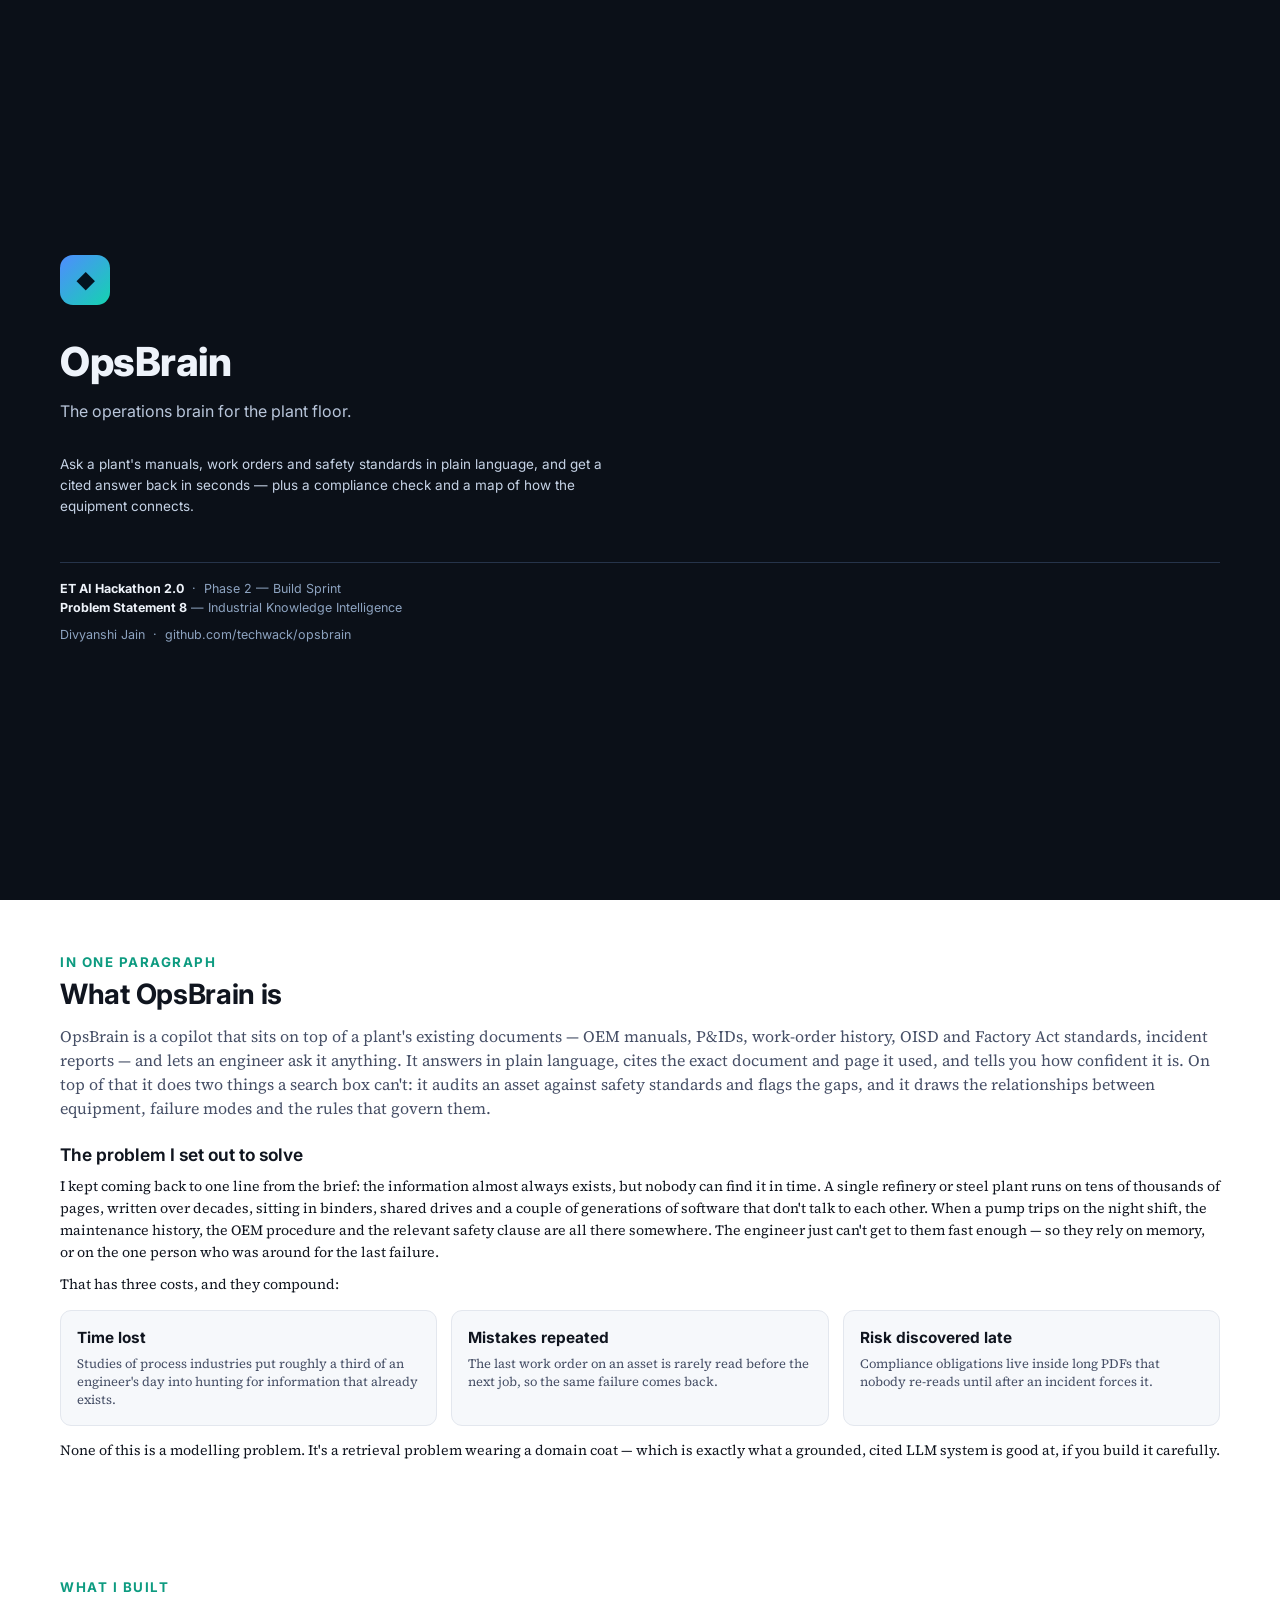
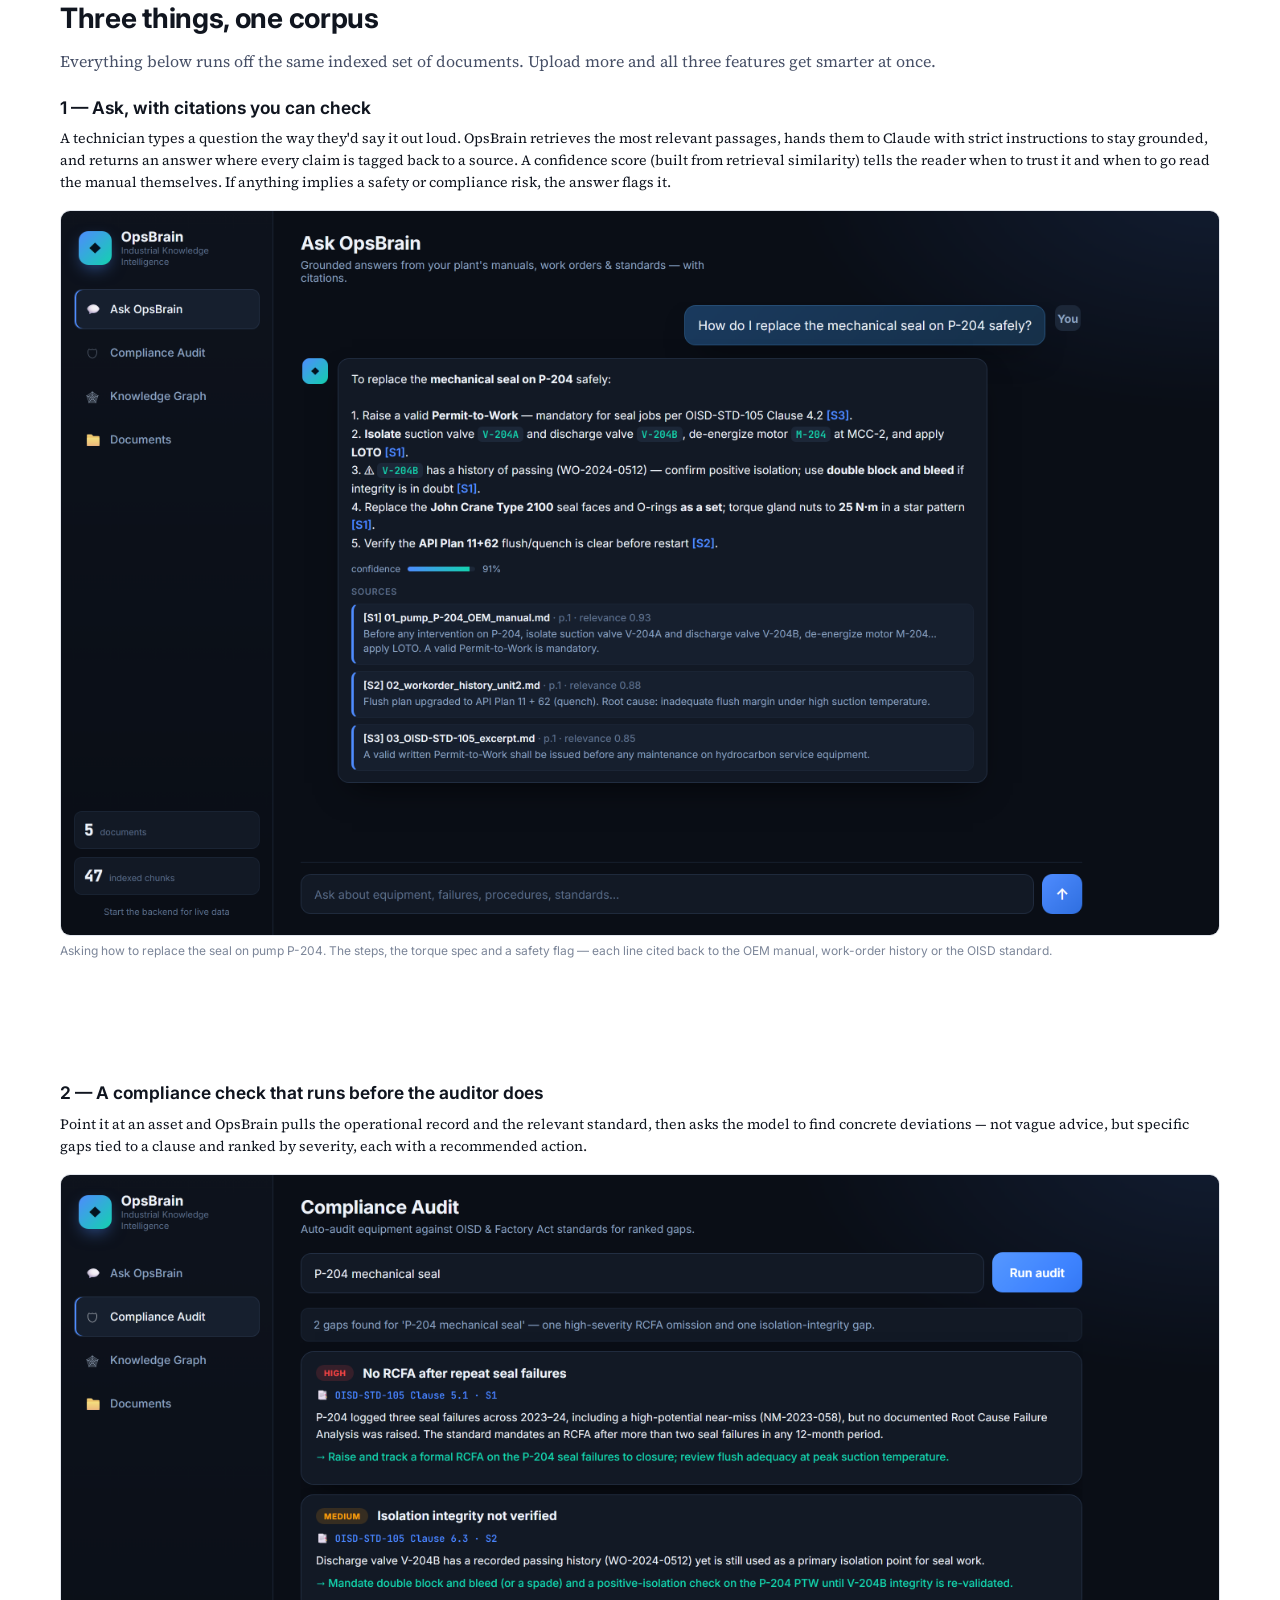
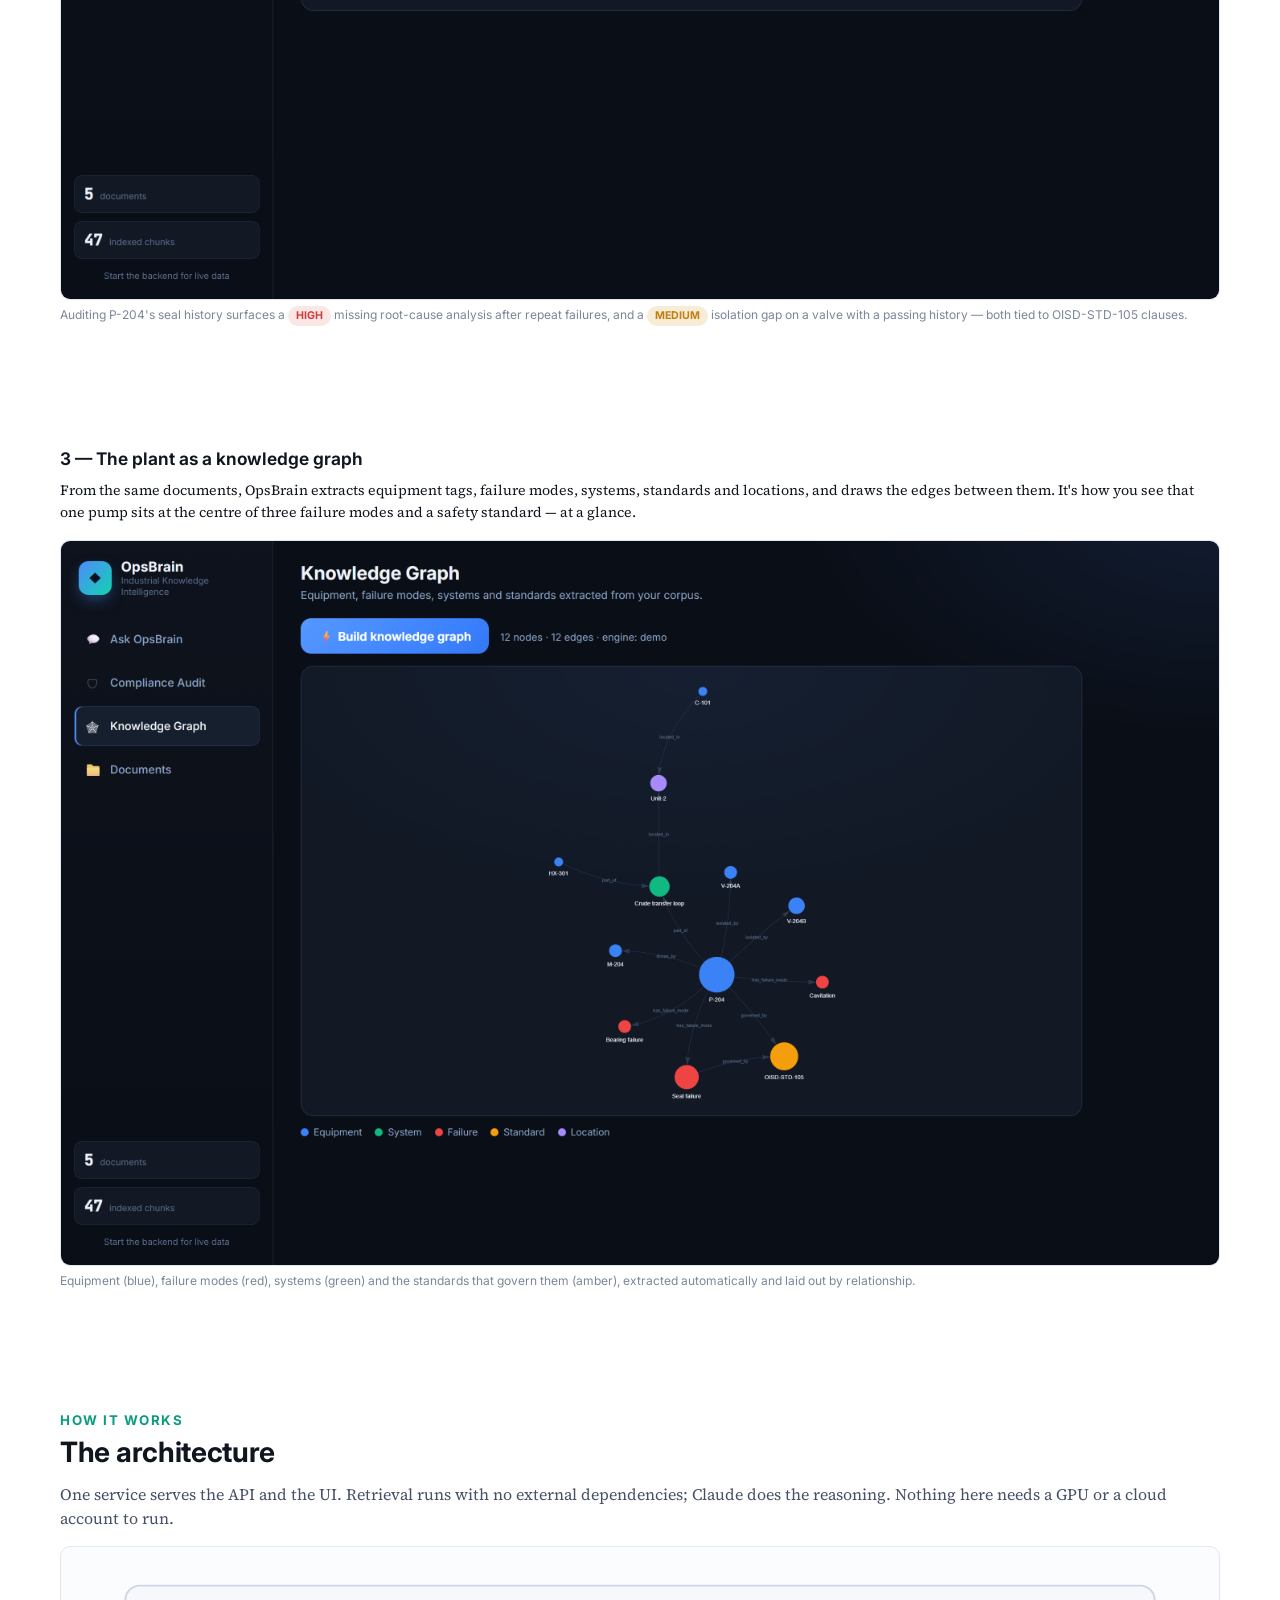
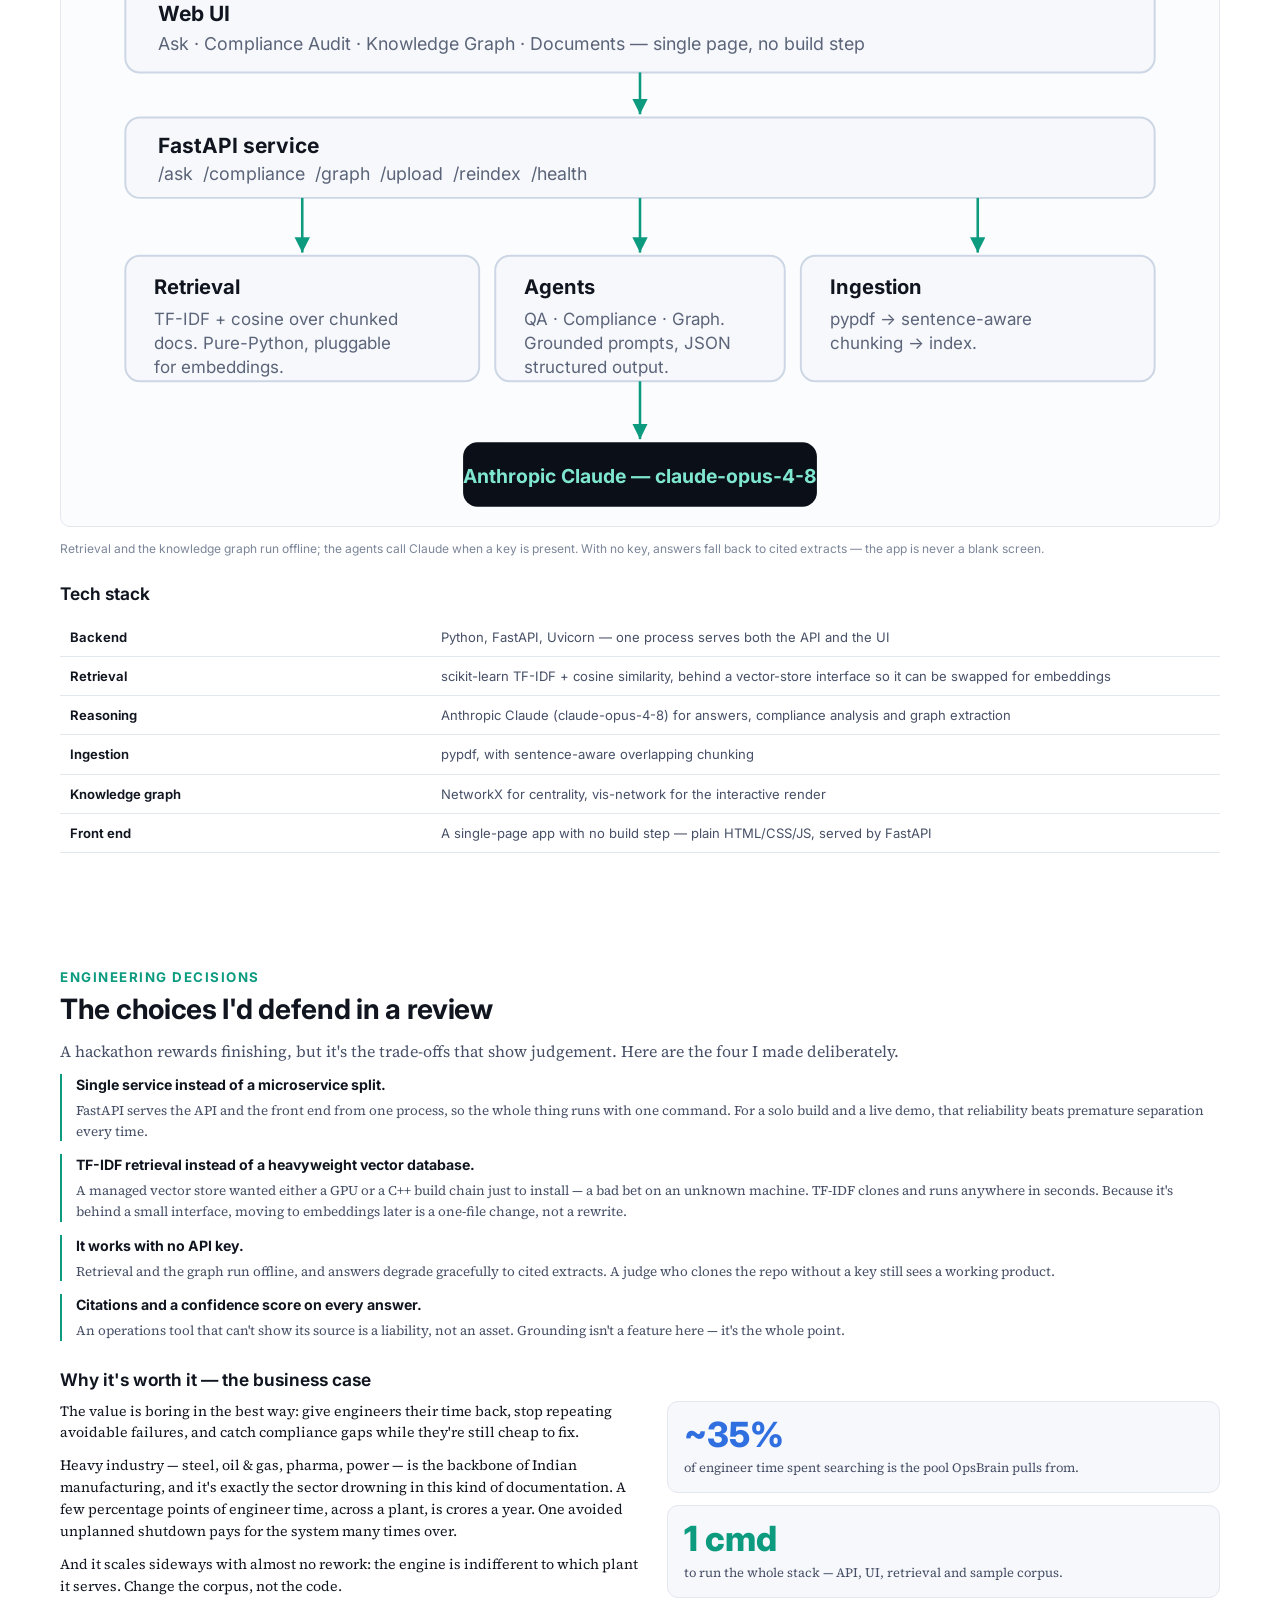
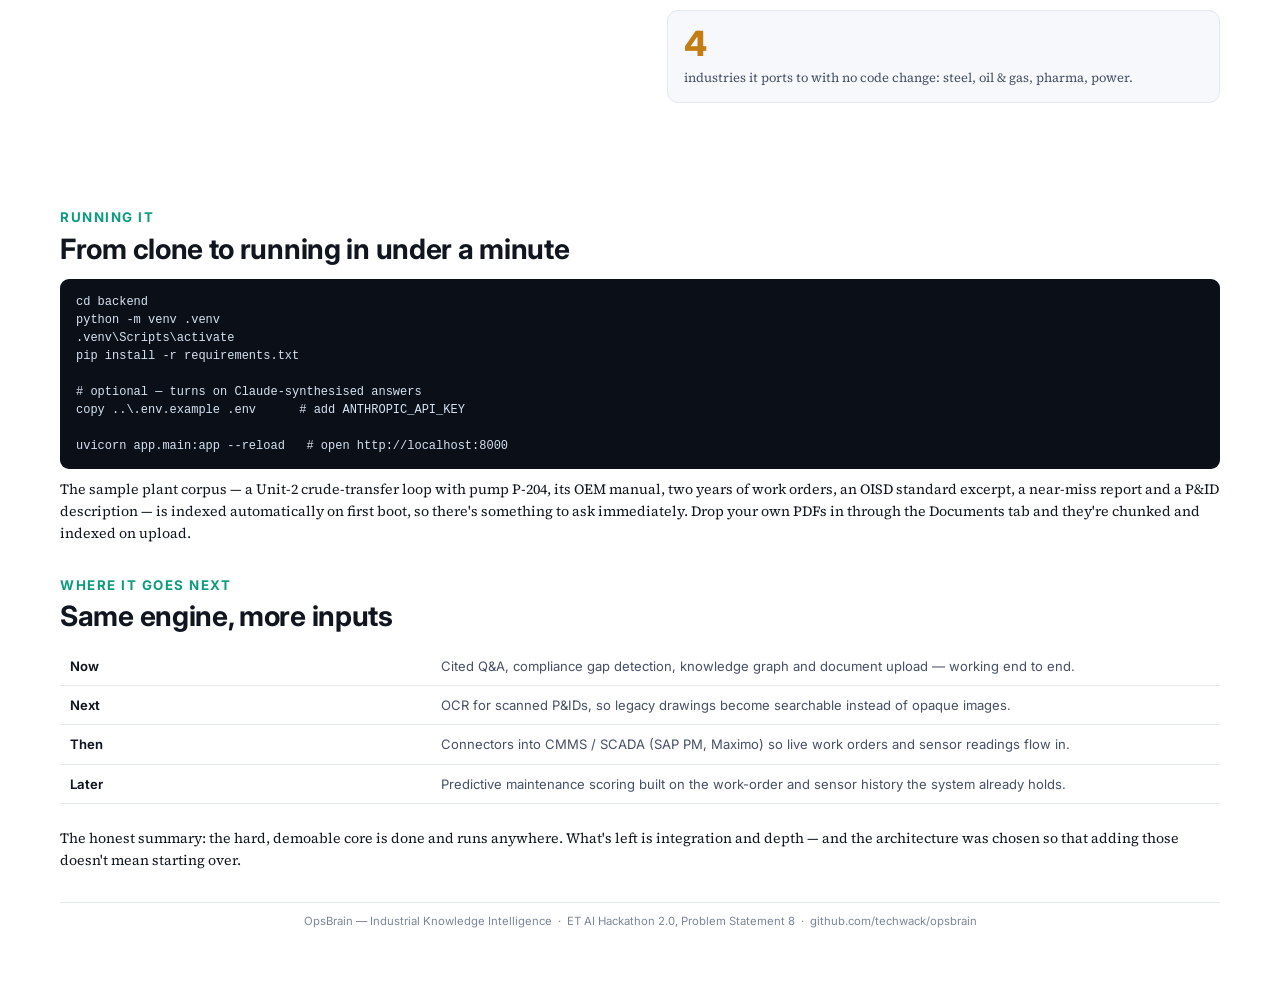
<file: docs/pdf.html>
<!DOCTYPE html>
<html lang="en">
<head>
<meta charset="UTF-8" />
<link rel="preconnect" href="https://fonts.googleapis.com" />
<link rel="preconnect" href="https://fonts.gstatic.com" crossorigin />
<link href="https://fonts.googleapis.com/css2?family=Inter:wght@400;500;600;700;800&family=Source+Serif+4:opsz,wght@8..60,400;8..60,600&display=swap" rel="stylesheet" />
<style>
  :root{
    --ink:#10151f; --soft:#475067; --faint:#7c8699; --line:#e3e7ee;
    --blue:#2f6fe0; --teal:#0d9b80; --bg:#fff; --panel:#f6f8fb;
    --high:#d13b3b; --med:#c47d12;
  }
  *{box-sizing:border-box;}
  html,body{margin:0;padding:0;}
  body{font-family:"Source Serif 4",Georgia,serif;color:var(--ink);font-size:10.6pt;line-height:1.55;}
  h1,h2,h3,h4,.sans{font-family:"Inter",system-ui,sans-serif;}
  @page{size:Letter;margin:0;}
  .page{padding:52px 60px;}
  .break{page-break-before:always;}
  figure,.card,.decision,table,pre,.grid3,.two,svg{break-inside:avoid;}
  h2,h3{break-after:avoid;}
  p{margin:0 0 11px;}
  a{color:var(--blue);text-decoration:none;}

  /* cover */
  .cover{background:#0b1018;color:#eef3fa;padding:72px 60px;border-radius:0;height:100vh;display:flex;flex-direction:column;justify-content:center;}
  .cover .logo{width:50px;height:50px;border-radius:13px;background:linear-gradient(135deg,#4f8cff,#14d3b0);
    display:flex;align-items:center;justify-content:center;color:#03121f;font-size:26px;font-weight:800;}
  .cover h1{font-size:40px;font-weight:800;letter-spacing:-.5px;margin:26px 0 6px;}
  .cover .tag{font-family:"Inter";font-size:16px;color:#b9c6db;margin-bottom:30px;}
  .cover .meta{font-family:"Inter";font-size:12.5px;color:#8da3c0;border-top:1px solid #26344a;padding-top:16px;}
  .cover .meta b{color:#eef3fa;}

  .eyebrow{font-family:"Inter";font-size:10pt;font-weight:700;letter-spacing:1.5px;text-transform:uppercase;color:var(--teal);margin:0 0 6px;}
  h2{font-family:"Inter";font-size:21pt;font-weight:700;letter-spacing:-.3px;margin:0 0 14px;line-height:1.12;}
  h3{font-family:"Inter";font-size:13pt;font-weight:650;margin:22px 0 7px;}
  .lead{font-size:12pt;color:var(--soft);line-height:1.5;}

  .grid3{display:grid;grid-template-columns:1fr 1fr 1fr;gap:14px;margin:14px 0;}
  .card{background:var(--panel);border:1px solid var(--line);border-radius:11px;padding:15px 16px;}
  .card h4{font-family:"Inter";font-size:11.5pt;font-weight:700;margin:0 0 5px;color:var(--ink);}
  .card p{font-size:9.6pt;color:var(--soft);margin:0;line-height:1.42;}
  .card .k{font-family:"Inter";font-size:26pt;font-weight:800;line-height:1;margin:0 0 8px;}

  figure{margin:16px 0;}
  figure img{width:100%;border:1px solid var(--line);border-radius:10px;display:block;}
  figcaption{font-family:"Inter";font-size:9pt;color:var(--faint);margin-top:6px;}

  .two{display:grid;grid-template-columns:1.05fr 1fr;gap:26px;align-items:start;}
  ul.tight{margin:6px 0 11px;padding-left:18px;}
  ul.tight li{margin-bottom:6px;}

  table{width:100%;border-collapse:collapse;font-family:"Inter";font-size:9.8pt;margin:10px 0;}
  table td{padding:9px 10px;border-bottom:1px solid var(--line);vertical-align:top;}
  table tr td:first-child{font-weight:650;width:32%;color:var(--ink);}
  table td:last-child{color:var(--soft);}

  .decision{margin:0 0 13px;padding-left:14px;border-left:2px solid var(--teal);}
  .decision b{font-family:"Inter";font-size:10.6pt;}
  .decision p{margin:3px 0 0;color:var(--soft);font-size:10pt;}

  code{font-family:"Consolas",monospace;font-size:9pt;background:var(--panel);padding:1px 5px;border-radius:4px;color:#0b3b8c;}
  pre{background:#0b1018;color:#d6e2f2;font-family:"Consolas",monospace;font-size:9pt;line-height:1.5;
    padding:14px 16px;border-radius:9px;overflow:hidden;margin:10px 0;}
  .foot{font-family:"Inter";font-size:8.5pt;color:var(--faint);text-align:center;margin-top:30px;border-top:1px solid var(--line);padding-top:10px;}
  .pill{display:inline-block;font-family:"Inter";font-size:8pt;font-weight:700;padding:2px 8px;border-radius:20px;}
  .pill.h{background:#fbe6e6;color:var(--high);}
  .pill.m{background:#f7ecd6;color:var(--med);}
</style>
</head>
<body>

<!-- COVER -->
<div class="cover">
  <div class="logo">◆</div>
  <h1>OpsBrain</h1>
  <div class="tag">The operations brain for the plant floor.</div>
  <p style="color:#c6d3e6;font-size:13.5px;max-width:560px;line-height:1.55;font-family:'Inter'">
    Ask a plant's manuals, work orders and safety standards in plain language, and get a
    cited answer back in seconds — plus a compliance check and a map of how the equipment
    connects.</p>
  <div class="meta" style="margin-top:34px;">
    <b>ET AI Hackathon 2.0</b> &nbsp;·&nbsp; Phase 2 — Build Sprint<br/>
    <b>Problem Statement 8</b> — Industrial Knowledge Intelligence<br/>
    <span style="display:inline-block;margin-top:8px;">Divyanshi Jain &nbsp;·&nbsp; github.com/techwack/opsbrain</span>
  </div>
</div>

<!-- 1. SUMMARY + PROBLEM -->
<div class="page break">
  <p class="eyebrow">In one paragraph</p>
  <h2>What OpsBrain is</h2>
  <p class="lead">OpsBrain is a copilot that sits on top of a plant's existing documents —
  OEM manuals, P&amp;IDs, work-order history, OISD and Factory Act standards, incident
  reports — and lets an engineer ask it anything. It answers in plain language, cites the
  exact document and page it used, and tells you how confident it is. On top of that it does
  two things a search box can't: it audits an asset against safety standards and flags the
  gaps, and it draws the relationships between equipment, failure modes and the rules that
  govern them.</p>

  <h3>The problem I set out to solve</h3>
  <p>I kept coming back to one line from the brief: the information almost always exists,
  but nobody can find it in time. A single refinery or steel plant runs on tens of thousands
  of pages, written over decades, sitting in binders, shared drives and a couple of
  generations of software that don't talk to each other. When a pump trips on the night
  shift, the maintenance history, the OEM procedure and the relevant safety clause are all
  there somewhere. The engineer just can't get to them fast enough — so they rely on memory,
  or on the one person who was around for the last failure.</p>
  <p>That has three costs, and they compound:</p>

  <div class="grid3">
    <div class="card"><h4>Time lost</h4><p>Studies of process industries put roughly a third
      of an engineer's day into hunting for information that already exists.</p></div>
    <div class="card"><h4>Mistakes repeated</h4><p>The last work order on an asset is rarely
      read before the next job, so the same failure comes back.</p></div>
    <div class="card"><h4>Risk discovered late</h4><p>Compliance obligations live inside long
      PDFs that nobody re-reads until after an incident forces it.</p></div>
  </div>
  <p>None of this is a modelling problem. It's a retrieval problem wearing a domain coat —
  which is exactly what a grounded, cited LLM system is good at, if you build it carefully.</p>
</div>

<!-- 2. WHAT I BUILT -->
<div class="page break">
  <p class="eyebrow">What I built</p>
  <h2>Three things, one corpus</h2>
  <p class="lead">Everything below runs off the same indexed set of documents. Upload more
  and all three features get smarter at once.</p>

  <h3>1 — Ask, with citations you can check</h3>
  <p>A technician types a question the way they'd say it out loud. OpsBrain retrieves the
  most relevant passages, hands them to Claude with strict instructions to stay grounded,
  and returns an answer where every claim is tagged back to a source. A confidence score
  (built from retrieval similarity) tells the reader when to trust it and when to go read the
  manual themselves. If anything implies a safety or compliance risk, the answer flags it.</p>
  <figure>
    <img src="assets/02_answer.png" />
    <figcaption>Asking how to replace the seal on pump P-204. The steps, the torque spec and a
    safety flag — each line cited back to the OEM manual, work-order history or the OISD standard.</figcaption>
  </figure>
</div>

<div class="page break">
  <h3 style="margin-top:0;">2 — A compliance check that runs before the auditor does</h3>
  <p>Point it at an asset and OpsBrain pulls the operational record and the relevant standard,
  then asks the model to find concrete deviations — not vague advice, but specific gaps tied
  to a clause and ranked by severity, each with a recommended action.</p>
  <figure>
    <img src="assets/03_compliance.png" />
    <figcaption>Auditing P-204's seal history surfaces a <span class="pill h">HIGH</span> missing
    root-cause analysis after repeat failures, and a <span class="pill m">MEDIUM</span> isolation
    gap on a valve with a passing history — both tied to OISD-STD-105 clauses.</figcaption>
  </figure>
</div>

<div class="page break">
  <h3 style="margin-top:0;">3 — The plant as a knowledge graph</h3>
  <p>From the same documents, OpsBrain extracts equipment tags, failure modes, systems,
  standards and locations, and draws the edges between them. It's how you see that one pump
  sits at the centre of three failure modes and a safety standard — at a glance.</p>
  <figure>
    <img src="assets/04_graph.png" />
    <figcaption>Equipment (blue), failure modes (red), systems (green) and the standards that
    govern them (amber), extracted automatically and laid out by relationship.</figcaption>
  </figure>
</div>

<!-- 3. HOW IT WORKS -->
<div class="page break">
  <p class="eyebrow">How it works</p>
  <h2>The architecture</h2>
  <p class="lead">One service serves the API and the UI. Retrieval runs with no external
  dependencies; Claude does the reasoning. Nothing here needs a GPU or a cloud account to run.</p>

  <figure>
  <svg viewBox="0 0 720 360" xmlns="http://www.w3.org/2000/svg" style="width:100%;border:1px solid var(--line);border-radius:10px;background:#fbfcfe;">
    <style>
      .b{fill:#f6f8fb;stroke:#cdd6e4;stroke-width:1.2;rx:9;}
      .t{font-family:Inter,sans-serif;font-weight:700;fill:#10151f;}
      .s{font-family:Inter,sans-serif;fill:#5b6479;}
      .ar{stroke:#0d9b80;stroke-width:1.6;marker-end:url(#a);}
    </style>
    <defs><marker id="a" markerWidth="9" markerHeight="9" refX="6" refY="3" orient="auto">
      <path d="M0,0 L6,3 L0,6 Z" fill="#0d9b80"/></marker></defs>
    <rect class="b" x="40" y="24" width="640" height="54" rx="9"/>
    <text class="t" x="60" y="46" font-size="13">Web UI</text>
    <text class="s" x="60" y="64" font-size="11">Ask · Compliance Audit · Knowledge Graph · Documents — single page, no build step</text>
    <line class="ar" x1="360" y1="78" x2="360" y2="104"/>
    <rect class="b" x="40" y="106" width="640" height="50" rx="9"/>
    <text class="t" x="60" y="128" font-size="13">FastAPI service</text>
    <text class="s" x="60" y="145" font-size="11">/ask&#160;&#160;/compliance&#160;&#160;/graph&#160;&#160;/upload&#160;&#160;/reindex&#160;&#160;/health</text>
    <line class="ar" x1="150" y1="156" x2="150" y2="190"/>
    <line class="ar" x1="360" y1="156" x2="360" y2="190"/>
    <line class="ar" x1="570" y1="156" x2="570" y2="190"/>
    <rect class="b" x="40" y="192" width="220" height="78" rx="9"/>
    <text class="t" x="58" y="216" font-size="12.5">Retrieval</text>
    <text class="s" x="58" y="235" font-size="10.5">TF-IDF + cosine over chunked</text>
    <text class="s" x="58" y="250" font-size="10.5">docs. Pure-Python, pluggable</text>
    <text class="s" x="58" y="265" font-size="10.5">for embeddings.</text>
    <rect class="b" x="270" y="192" width="180" height="78" rx="9"/>
    <text class="t" x="288" y="216" font-size="12.5">Agents</text>
    <text class="s" x="288" y="235" font-size="10.5">QA · Compliance · Graph.</text>
    <text class="s" x="288" y="250" font-size="10.5">Grounded prompts, JSON</text>
    <text class="s" x="288" y="265" font-size="10.5">structured output.</text>
    <rect class="b" x="460" y="192" width="220" height="78" rx="9"/>
    <text class="t" x="478" y="216" font-size="12.5">Ingestion</text>
    <text class="s" x="478" y="235" font-size="10.5">pypdf → sentence-aware</text>
    <text class="s" x="478" y="250" font-size="10.5">chunking → index.</text>
    <line class="ar" x1="360" y1="270" x2="360" y2="306"/>
    <rect x="250" y="308" width="220" height="40" rx="9" fill="#0b1018"/>
    <text x="360" y="333" font-size="12" text-anchor="middle" font-family="Inter,sans-serif" font-weight="700" fill="#7fe6cf">Anthropic Claude — claude-opus-4-8</text>
  </svg>
  <figcaption>Retrieval and the knowledge graph run offline; the agents call Claude when a key
  is present. With no key, answers fall back to cited extracts — the app is never a blank screen.</figcaption>
  </figure>

  <h3>Tech stack</h3>
  <table>
    <tr><td>Backend</td><td>Python, FastAPI, Uvicorn — one process serves both the API and the UI</td></tr>
    <tr><td>Retrieval</td><td>scikit-learn TF-IDF + cosine similarity, behind a vector-store interface so it can be swapped for embeddings</td></tr>
    <tr><td>Reasoning</td><td>Anthropic Claude (claude-opus-4-8) for answers, compliance analysis and graph extraction</td></tr>
    <tr><td>Ingestion</td><td>pypdf, with sentence-aware overlapping chunking</td></tr>
    <tr><td>Knowledge graph</td><td>NetworkX for centrality, vis-network for the interactive render</td></tr>
    <tr><td>Front end</td><td>A single-page app with no build step — plain HTML/CSS/JS, served by FastAPI</td></tr>
  </table>
</div>

<!-- 4. DECISIONS + IMPACT -->
<div class="page break">
  <p class="eyebrow">Engineering decisions</p>
  <h2>The choices I'd defend in a review</h2>
  <p class="lead">A hackathon rewards finishing, but it's the trade-offs that show judgement.
  Here are the four I made deliberately.</p>

  <div class="decision"><b>Single service instead of a microservice split.</b>
    <p>FastAPI serves the API and the front end from one process, so the whole thing runs
    with one command. For a solo build and a live demo, that reliability beats premature
    separation every time.</p></div>
  <div class="decision"><b>TF-IDF retrieval instead of a heavyweight vector database.</b>
    <p>A managed vector store wanted either a GPU or a C++ build chain just to install — a
    bad bet on an unknown machine. TF-IDF clones and runs anywhere in seconds. Because it's
    behind a small interface, moving to embeddings later is a one-file change, not a rewrite.</p></div>
  <div class="decision"><b>It works with no API key.</b>
    <p>Retrieval and the graph run offline, and answers degrade gracefully to cited extracts.
    A judge who clones the repo without a key still sees a working product.</p></div>
  <div class="decision"><b>Citations and a confidence score on every answer.</b>
    <p>An operations tool that can't show its source is a liability, not an asset. Grounding
    isn't a feature here — it's the whole point.</p></div>

  <h3 style="margin-top:26px;">Why it's worth it — the business case</h3>
  <div class="two">
    <div>
      <p>The value is boring in the best way: give engineers their time back, stop repeating
      avoidable failures, and catch compliance gaps while they're still cheap to fix.</p>
      <p>Heavy industry — steel, oil &amp; gas, pharma, power — is the backbone of Indian
      manufacturing, and it's exactly the sector drowning in this kind of documentation. A few
      percentage points of engineer time, across a plant, is crores a year. One avoided
      unplanned shutdown pays for the system many times over.</p>
      <p>And it scales sideways with almost no rework: the engine is indifferent to which plant
      it serves. Change the corpus, not the code.</p>
    </div>
    <div>
      <div class="card" style="margin-bottom:12px;"><div class="k" style="color:var(--blue)">~35%</div>
        <p>of engineer time spent searching is the pool OpsBrain pulls from.</p></div>
      <div class="card" style="margin-bottom:12px;"><div class="k" style="color:var(--teal)">1 cmd</div>
        <p>to run the whole stack — API, UI, retrieval and sample corpus.</p></div>
      <div class="card"><div class="k" style="color:var(--med)">4</div>
        <p>industries it ports to with no code change: steel, oil &amp; gas, pharma, power.</p></div>
    </div>
  </div>
</div>

<!-- 5. RUN IT + ROADMAP -->
<div class="page break">
  <p class="eyebrow">Running it</p>
  <h2>From clone to running in under a minute</h2>
  <pre>cd backend
python -m venv .venv
.venv\Scripts\activate
pip install -r requirements.txt

# optional — turns on Claude-synthesised answers
copy ..\.env.example .env      # add ANTHROPIC_API_KEY

uvicorn app.main:app --reload   # open http://localhost:8000</pre>
  <p>The sample plant corpus — a Unit-2 crude-transfer loop with pump P-204, its OEM manual,
  two years of work orders, an OISD standard excerpt, a near-miss report and a P&amp;ID
  description — is indexed automatically on first boot, so there's something to ask
  immediately. Drop your own PDFs in through the Documents tab and they're chunked and indexed
  on upload.</p>

  <p class="eyebrow" style="margin-top:30px;">Where it goes next</p>
  <h2>Same engine, more inputs</h2>
  <table>
    <tr><td>Now</td><td>Cited Q&amp;A, compliance gap detection, knowledge graph and document upload — working end to end.</td></tr>
    <tr><td>Next</td><td>OCR for scanned P&amp;IDs, so legacy drawings become searchable instead of opaque images.</td></tr>
    <tr><td>Then</td><td>Connectors into CMMS / SCADA (SAP PM, Maximo) so live work orders and sensor readings flow in.</td></tr>
    <tr><td>Later</td><td>Predictive maintenance scoring built on the work-order and sensor history the system already holds.</td></tr>
  </table>

  <p style="margin-top:24px;">The honest summary: the hard, demoable core is done and runs
  anywhere. What's left is integration and depth — and the architecture was chosen so that
  adding those doesn't mean starting over.</p>

  <div class="foot">OpsBrain — Industrial Knowledge Intelligence &nbsp;·&nbsp; ET AI Hackathon 2.0, Problem Statement 8
    &nbsp;·&nbsp; github.com/techwack/opsbrain</div>
</div>

</body>
</html>
</file>
